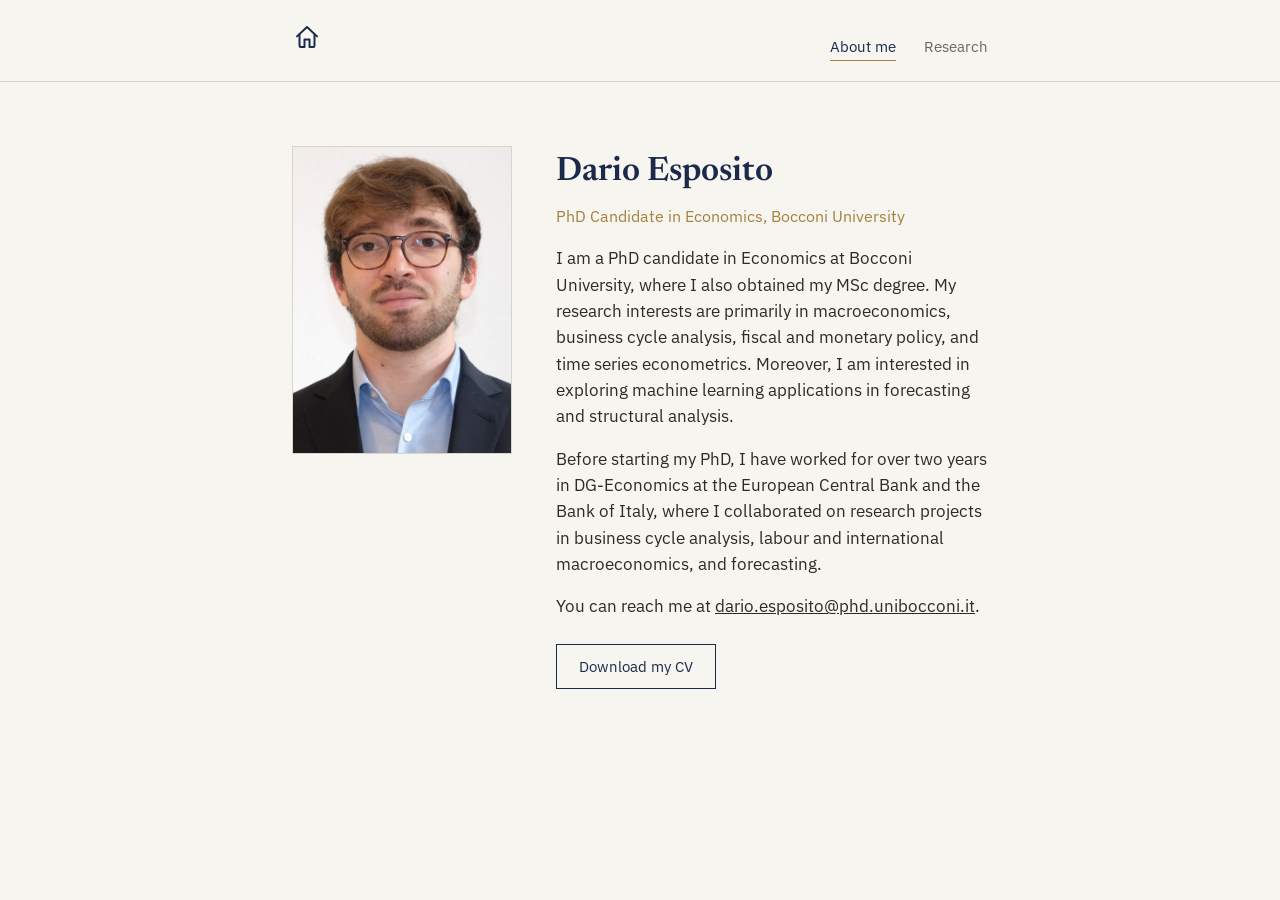
<file: index.html>
<!DOCTYPE html>
<html lang="en">
<head>
  <meta charset="UTF-8">
  <meta name="viewport" content="width=device-width, initial-scale=1.0">
  <title>Dario Esposito</title>
  <link rel="preconnect" href="https://fonts.googleapis.com">
  <link rel="preconnect" href="https://fonts.gstatic.com" crossorigin>
  <link href="https://fonts.googleapis.com/css2?family=Newsreader:wght@500;600&family=IBM+Plex+Sans:wght@400;500&display=swap" rel="stylesheet">
  <link rel="stylesheet" href="css/style.css">
</head>
<body>

  <header class="site-header">
    <nav class="nav">
      <a class="nav-name" href="index.html" aria-label="Home">
        <svg class="home-icon" viewBox="0 0 24 24" fill="none" stroke="currentColor" stroke-width="1.6" stroke-linecap="round" stroke-linejoin="round" aria-hidden="true">
          <path d="M4 11.5 12 4l8 7.5"/>
          <path d="M6 10v9a1 1 0 0 0 1 1h3v-6h4v6h3a1 1 0 0 0 1-1v-9"/>
        </svg>
      </a>
      <ul class="nav-links">
        <li><a href="index.html" aria-current="page">About me</a></li>
        <li><a href="research.html">Research</a></li>
      </ul>
    </nav>
  </header>

  <main>
    <div class="about-grid">

      <!-- Photo frame -->
      <div class="about-photo">
        <img src="assets/profile.jpg" alt="Dario Esposito">
      </div>

      <div class="about-bio">
        <h1 class="about-name">Dario Esposito</h1>
        <p class="about-role">PhD Candidate in Economics, Bocconi University</p>

        <p>
          I am a PhD candidate in Economics at Bocconi University, where I also obtained my MSc degree.
          My research interests are primarily in macroeconomics, business cycle analysis, fiscal and
          monetary policy, and time series econometrics. Moreover, I am interested in exploring 
          machine learning applications in forecasting and structural analysis.
        </p>
        <p>
          Before starting my PhD, I have worked for over two years in DG-Economics at the
          European Central Bank and the Bank of Italy, where I collaborated on research projects
          in business cycle analysis, labour and international macroeconomics, and forecasting.
        </p>
        <p>
          You can reach me at <a href="mailto:dario.esposito@phd.unibocconi.it">dario.esposito@phd.unibocconi.it</a>.
        </p>

        <!-- CV link -->
        <a class="cv-link" href="assets/cv.pdf" target="_blank" rel="noopener">Download my CV</a>
      </div>

    </div>
  </main>

</body>
</html>
</file>
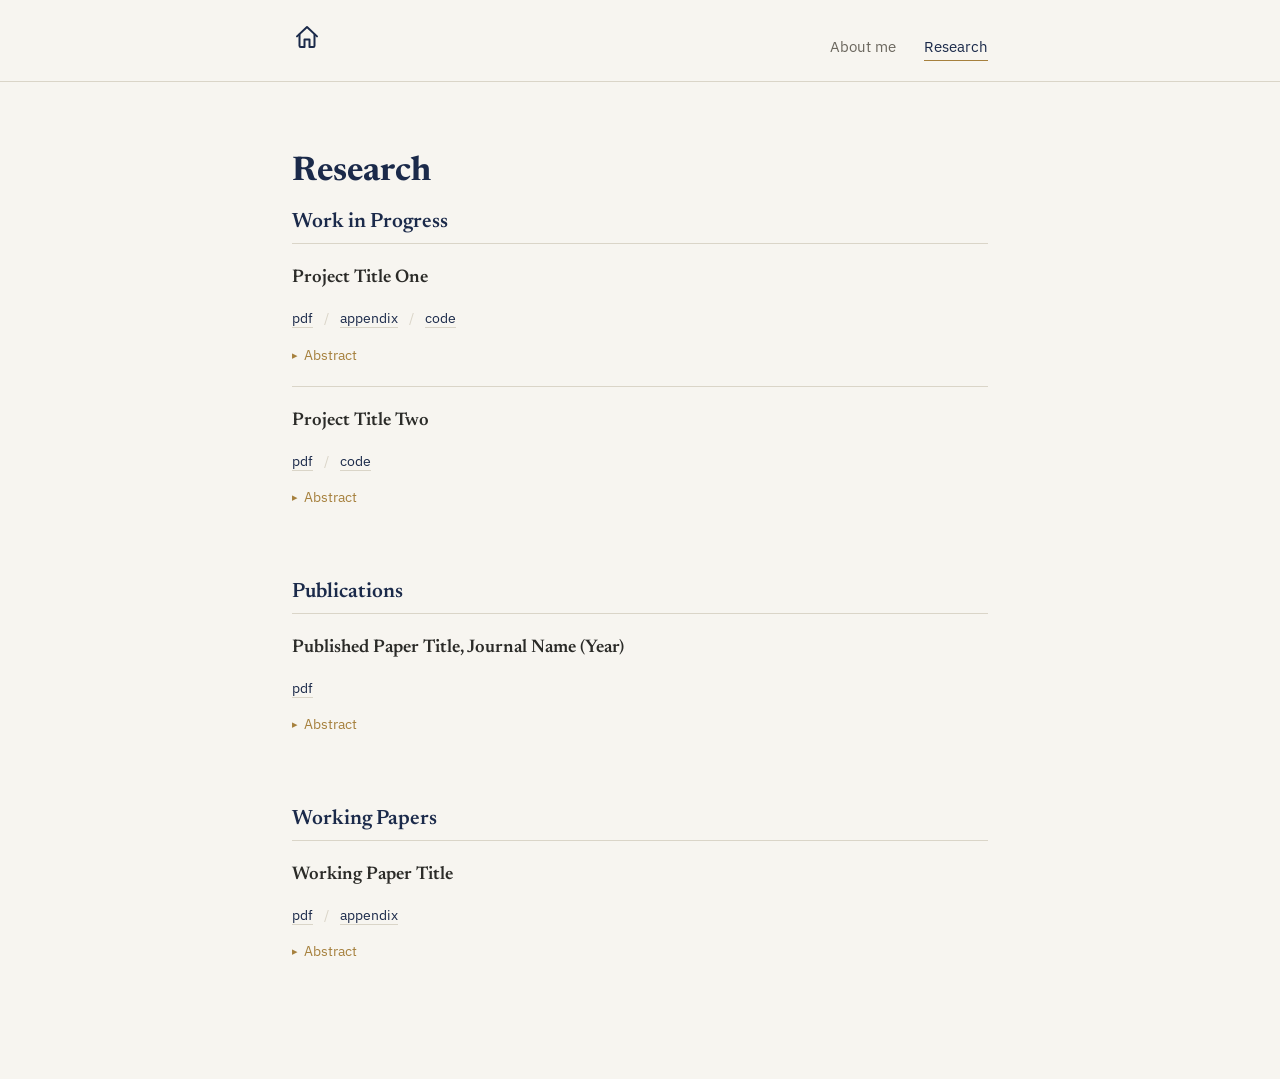
<file: research-future.html>
<!DOCTYPE html>
<html lang="en">
<head>
  <meta charset="UTF-8">
  <meta name="viewport" content="width=device-width, initial-scale=1.0">
  <title>Research — Your Name</title>
  <link rel="preconnect" href="https://fonts.googleapis.com">
  <link rel="preconnect" href="https://fonts.gstatic.com" crossorigin>
  <link href="https://fonts.googleapis.com/css2?family=Newsreader:wght@500;600&family=IBM+Plex+Sans:wght@400;500&display=swap" rel="stylesheet">
  <link rel="stylesheet" href="css/style.css">
</head>
<body>

  <header class="site-header">
    <nav class="nav">
      <a class="nav-name" href="index.html" aria-label="Home">
        <svg class="home-icon" viewBox="0 0 24 24" fill="none" stroke="currentColor" stroke-width="1.6" stroke-linecap="round" stroke-linejoin="round" aria-hidden="true">
          <path d="M4 11.5 12 4l8 7.5"/>
          <path d="M6 10v9a1 1 0 0 0 1 1h3v-6h4v6h3a1 1 0 0 0 1-1v-9"/>
        </svg>
      </a>
      <ul class="nav-links">
        <li><a href="index.html">About me</a></li>
        <li><a href="research.html" aria-current="page">Research</a></li>
      </ul>
    </nav>
  </header>

  <main>
    <h1 style="font-family: var(--font-serif); color: var(--color-ink); margin: 0 0 8px;">Research</h1>

    <!-- ============================================================
         HOW TO USE THIS FILE
         ------------------------------------------------------------
         Each project below is one <div class="project"> block. To add
         a new project, copy an existing block (including the closing
         </div>) and edit:
           - the title
           - the row of links (pdf / appendix / code) — delete any
             link a given project doesn't have
           - the abstract text inside <details>

         LINKING CODE:
           - Git repository -> point the "code" link straight at the
             repo, e.g. href="https://github.com/yourusername/repo-name"
           - Uploaded folder -> add the folder to this repository (e.g.
             under a top-level /code/project-name/ directory) and link
             to it with a relative path, e.g. href="code/project-name/"
         ============================================================ -->

    <section class="research-section">
      <h2>Work in Progress</h2>

      <div class="project">
        <h3 class="project-title">Project Title One</h3>
        <p class="project-links">
          <a href="papers/project-one.pdf">pdf</a>
          <span class="sep">/</span>
          <a href="papers/project-one-appendix.pdf">appendix</a>
          <span class="sep">/</span>
          <a href="https://github.com/yourusername/project-one">code</a>
        </p>
        <details class="abstract">
          <summary>Abstract</summary>
          <p>
            Replace this text with the abstract of the project. Keep it to
            a short paragraph — this panel is meant for a quick summary,
            not the full introduction of the paper.
          </p>
        </details>
      </div>

      <div class="project">
        <h3 class="project-title">Project Title Two</h3>
        <p class="project-links">
          <a href="papers/project-two.pdf">pdf</a>
          <span class="sep">/</span>
          <a href="code/project-two/">code</a>
        </p>
        <details class="abstract">
          <summary>Abstract</summary>
          <p>
            This entry has no appendix, so that link was simply left out
            of the row above — only include the links that apply to a
            given project.
          </p>
        </details>
      </div>
    </section>

    <section class="research-section">
      <h2>Publications</h2>

      <div class="project">
        <h3 class="project-title">Published Paper Title, Journal Name (Year)</h3>
        <p class="project-links">
          <a href="papers/published-paper.pdf">pdf</a>
        </p>
        <details class="abstract">
          <summary>Abstract</summary>
          <p>
            Replace this text with the abstract of the published paper.
          </p>
        </details>
      </div>
    </section>

    <section class="research-section">
      <h2>Working Papers</h2>

      <div class="project">
        <h3 class="project-title">Working Paper Title</h3>
        <p class="project-links">
          <a href="papers/working-paper.pdf">pdf</a>
          <span class="sep">/</span>
          <a href="papers/working-paper-appendix.pdf">appendix</a>
        </p>
        <details class="abstract">
          <summary>Abstract</summary>
          <p>
            Replace this text with the abstract of the working paper.
          </p>
        </details>
      </div>
    </section>

  </main>

</body>
</html>
</file>
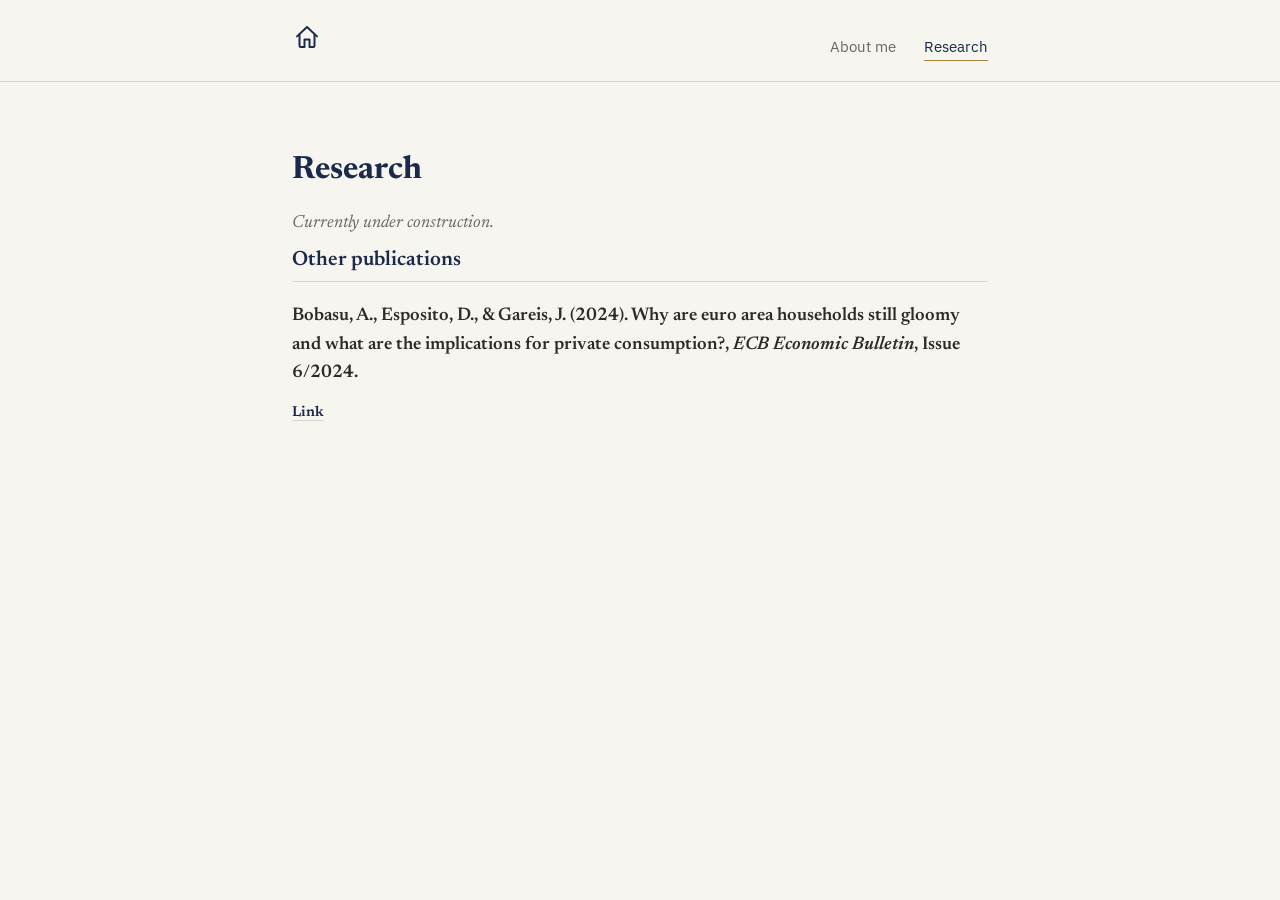
<file: research.html>
<!DOCTYPE html>
<html lang="en">
<head>
  <meta charset="UTF-8">
  <meta name="viewport" content="width=device-width, initial-scale=1.0">
  <title>Research — Dario Esposito</title>
  <link rel="preconnect" href="https://fonts.googleapis.com">
  <link rel="preconnect" href="https://fonts.gstatic.com" crossorigin>
  <link href="https://fonts.googleapis.com/css2?family=Newsreader:wght@500;600&family=IBM+Plex+Sans:wght@400;500&display=swap" rel="stylesheet">
  <link rel="stylesheet" href="css/style.css">
</head>
<body>

  <header class="site-header">
    <nav class="nav">
      <a class="nav-name" href="index.html" aria-label="Home">
        <svg class="home-icon" viewBox="0 0 24 24" fill="none" stroke="currentColor" stroke-width="1.6" stroke-linecap="round" stroke-linejoin="round" aria-hidden="true">
          <path d="M4 11.5 12 4l8 7.5"/>
          <path d="M6 10v9a1 1 0 0 0 1 1h3v-6h4v6h3a1 1 0 0 0 1-1v-9"/>
        </svg>
      </a>
      <ul class="nav-links">
        <li><a href="index.html">About me</a></li>
        <li><a href="research.html" aria-current="page">Research</a></li>
      </ul>
    </nav>
  </header>

  <main>
  
  <div class="coming-soon">
    <h1>Research</h1>
    <p>Currently under construction.</p>
  </div>
  
  <section class="research-section">
      <h2>Other publications</h2>
      <div class="project">
        <h3 class="project-title">          
          Bobasu, A., Esposito, D., & Gareis, J. (2024).
          Why are euro area households still gloomy and what are the implications for private consumption?,
          <em>ECB Economic Bulletin</em>,
          Issue 6/2024.
        <p class="project-links">
          <a href="https://www.ecb.europa.eu/press/economic-bulletin/focus/2024/html/ecb.ebbox202406_03~15d8d0bd5e.en.html" target="_blank" rel="noopener noreferrer">Link</a>
        </p>
      </div>
    </section>
    
  </main>

  <!--
    When you are ready to list your projects, replace the contents of the
    <main> element above with the markup from research-future.html
    (provided separately). That file already contains the "Work in
    progress", "Publications" and "Working papers" sections, styled to
    match this page.
  -->

</body>
</html>
</file>
<file: css/style.css>
/* ============================================================
   Personal academic page — shared stylesheet
   Palette, type and layout tokens live at the top so the whole
   site can be restyled by editing this one block.
   ============================================================ */

:root {
  /* Colour */
  --color-paper: #f7f5f0;      /* page background, warm paper white */
  --color-ink: #1b2a4a;        /* headings, nav, primary accent (deep ink-blue) */
  --color-ink-hover: #142038;  /* darker ink for hover states */
  --color-text: #2b2b28;       /* body copy, warm near-black */
  --color-muted: #6b675e;      /* secondary text */
  --color-gold: #a6803d;       /* accent rule/role colour, muted brass */
  --color-line: #dad5c8;       /* hairline borders */

  /* Type */
  --font-serif: "Newsreader", Georgia, "Times New Roman", serif;
  --font-sans: "IBM Plex Sans", -apple-system, BlinkMacSystemFont, "Segoe UI", sans-serif;

  /* Layout */
  --content-width: 760px;
  --page-pad: 32px;
}

* {
  box-sizing: border-box;
}

html {
  -webkit-text-size-adjust: 100%;
}

body {
  margin: 0;
  background: var(--color-paper);
  color: var(--color-text);
  font-family: var(--font-sans);
  font-size: 17px;
  line-height: 1.55;
  -webkit-font-smoothing: antialiased;
}

a {
  color: inherit;
}

img {
  max-width: 100%;
  display: block;
}

/* -------------------- Navigation -------------------- */

.site-header {
  border-bottom: 1px solid var(--color-line);
}

.nav {
  max-width: var(--content-width);
  margin: 0 auto;
  padding: 22px var(--page-pad);
  display: flex;
  align-items: baseline;
  justify-content: space-between;
  gap: 24px;
}

.nav-name {
  display: inline-flex;
  align-items: center;
  gap: 8px;
  font-family: var(--font-serif);
  font-size: 1.15rem;
  font-weight: 600;
  color: var(--color-ink);
  text-decoration: none;
  letter-spacing: 0.01em;
}

.home-icon {
  width: 30px;
  height: 30px;
  flex-shrink: 0;
}

.nav-links {
  display: flex;
  gap: 28px;
  list-style: none;
  margin: 0;
  padding: 0;
}

.nav-links a {
  text-decoration: none;
  color: var(--color-muted);
  font-size: 0.95rem;
  padding-bottom: 4px;
  border-bottom: 1px solid transparent;
  transition: color 0.15s ease, border-color 0.15s ease;
}

.nav-links a:hover,
.nav-links a:focus-visible {
  color: var(--color-ink);
}

.nav-links a[aria-current="page"] {
  color: var(--color-ink);
  border-bottom-color: var(--color-gold);
}

/* -------------------- Page shell -------------------- */

main {
  max-width: var(--content-width);
  margin: 0 auto;
  padding: 64px var(--page-pad) 96px;
}

/* -------------------- About page -------------------- */

.about-grid {
  display: grid;
  grid-template-columns: 220px 1fr;
  gap: 44px;
  align-items: start;
}

.about-photo {
  border: 1px solid var(--color-line);
  aspect-ratio: 5 / 7;
  overflow: hidden;
  background: #eeece5;
}

.about-photo img {
  width: 100%;
  height: 100%;
  object-fit: contain;
}

.photo-placeholder {
  width: 100%;
  height: 100%;
  display: flex;
  align-items: center;
  justify-content: center;
  text-align: center;
  padding: 16px;
  font-size: 0.85rem;
  color: var(--color-muted);
  line-height: 1.4;
}

.about-name {
  font-family: var(--font-serif);
  font-size: 2.1rem;
  font-weight: 600;
  color: var(--color-ink);
  margin: 0 0 6px;
}

.about-role {
  font-family: var(--font-sans);
  font-size: 1rem;
  color: var(--color-gold);
  margin: 0 0 22px;
}

.about-bio p {
  margin: 0 0 16px;
  max-width: 62ch;
}

.cv-link {
  display: inline-block;
  margin-top: 8px;
  padding: 10px 22px;
  border: 1px solid var(--color-ink);
  color: var(--color-ink);
  text-decoration: none;
  font-size: 0.95rem;
  transition: background-color 0.15s ease, color 0.15s ease;
}

.cv-link:hover,
.cv-link:focus-visible {
  background: var(--color-ink);
  color: var(--color-paper);
}

@media (max-width: 620px) {
  .about-grid {
    grid-template-columns: 1fr;
  }
  .about-photo {
    width: 180px;
    aspect-ratio: 4 / 5;
  }
}

/* -------------------- Research: coming soon -------------------- */

.coming-soon h1 {
  font-family: var(--font-serif);
  font-size: 2rem;
  color: var(--color-ink);
  margin: 0 0 14px;
}

.coming-soon p {
  font-family: var(--font-serif);
  font-style: italic;
  color: var(--color-muted);
  font-size: 1.1rem;
  margin: 0;
}

/* -------------------- Research: dossier list (future) -------------------- */

.research-section {
  margin-top: 48px;
}

.research-section:first-of-type {
  margin-top: 8px;
}

.research-section > h2 {
  font-family: var(--font-serif);
  font-size: 1.3rem;
  font-weight: 600;
  color: var(--color-ink);
  margin: 0 0 4px;
}

.project {
  border-top: 1px solid var(--color-line);
  padding: 20px 0;
}

.project-title {
  font-family: var(--font-serif);
  font-size: 1.15rem;
  font-weight: 600;
  margin: 0 0 8px;
  color: var(--color-text);
}

.project-links {
  font-size: 0.9rem;
  color: var(--color-muted);
  margin-bottom: 10px;
}

.project-links a {
  color: var(--color-ink);
  text-decoration: none;
  border-bottom: 1px solid var(--color-line);
}

.project-links a:hover,
.project-links a:focus-visible {
  border-bottom-color: var(--color-ink);
}

.project-links .sep {
  margin: 0 8px;
  color: var(--color-line);
}

.abstract {
  margin-top: 4px;
}

.abstract summary {
  cursor: pointer;
  list-style: none;
  font-size: 0.9rem;
  color: var(--color-gold);
  display: inline-flex;
  align-items: center;
  gap: 6px;
  user-select: none;
}

.abstract summary::-webkit-details-marker {
  display: none;
}

.abstract summary::before {
  content: "▸";
  font-size: 0.75em;
  transition: transform 0.15s ease;
}

.abstract[open] summary::before {
  transform: rotate(90deg);
}

.abstract p {
  margin: 10px 0 0;
  max-width: 68ch;
  color: var(--color-text);
  font-size: 0.96rem;
}

@media (prefers-reduced-motion: reduce) {
  * {
    transition: none !important;
  }
}
</file>
